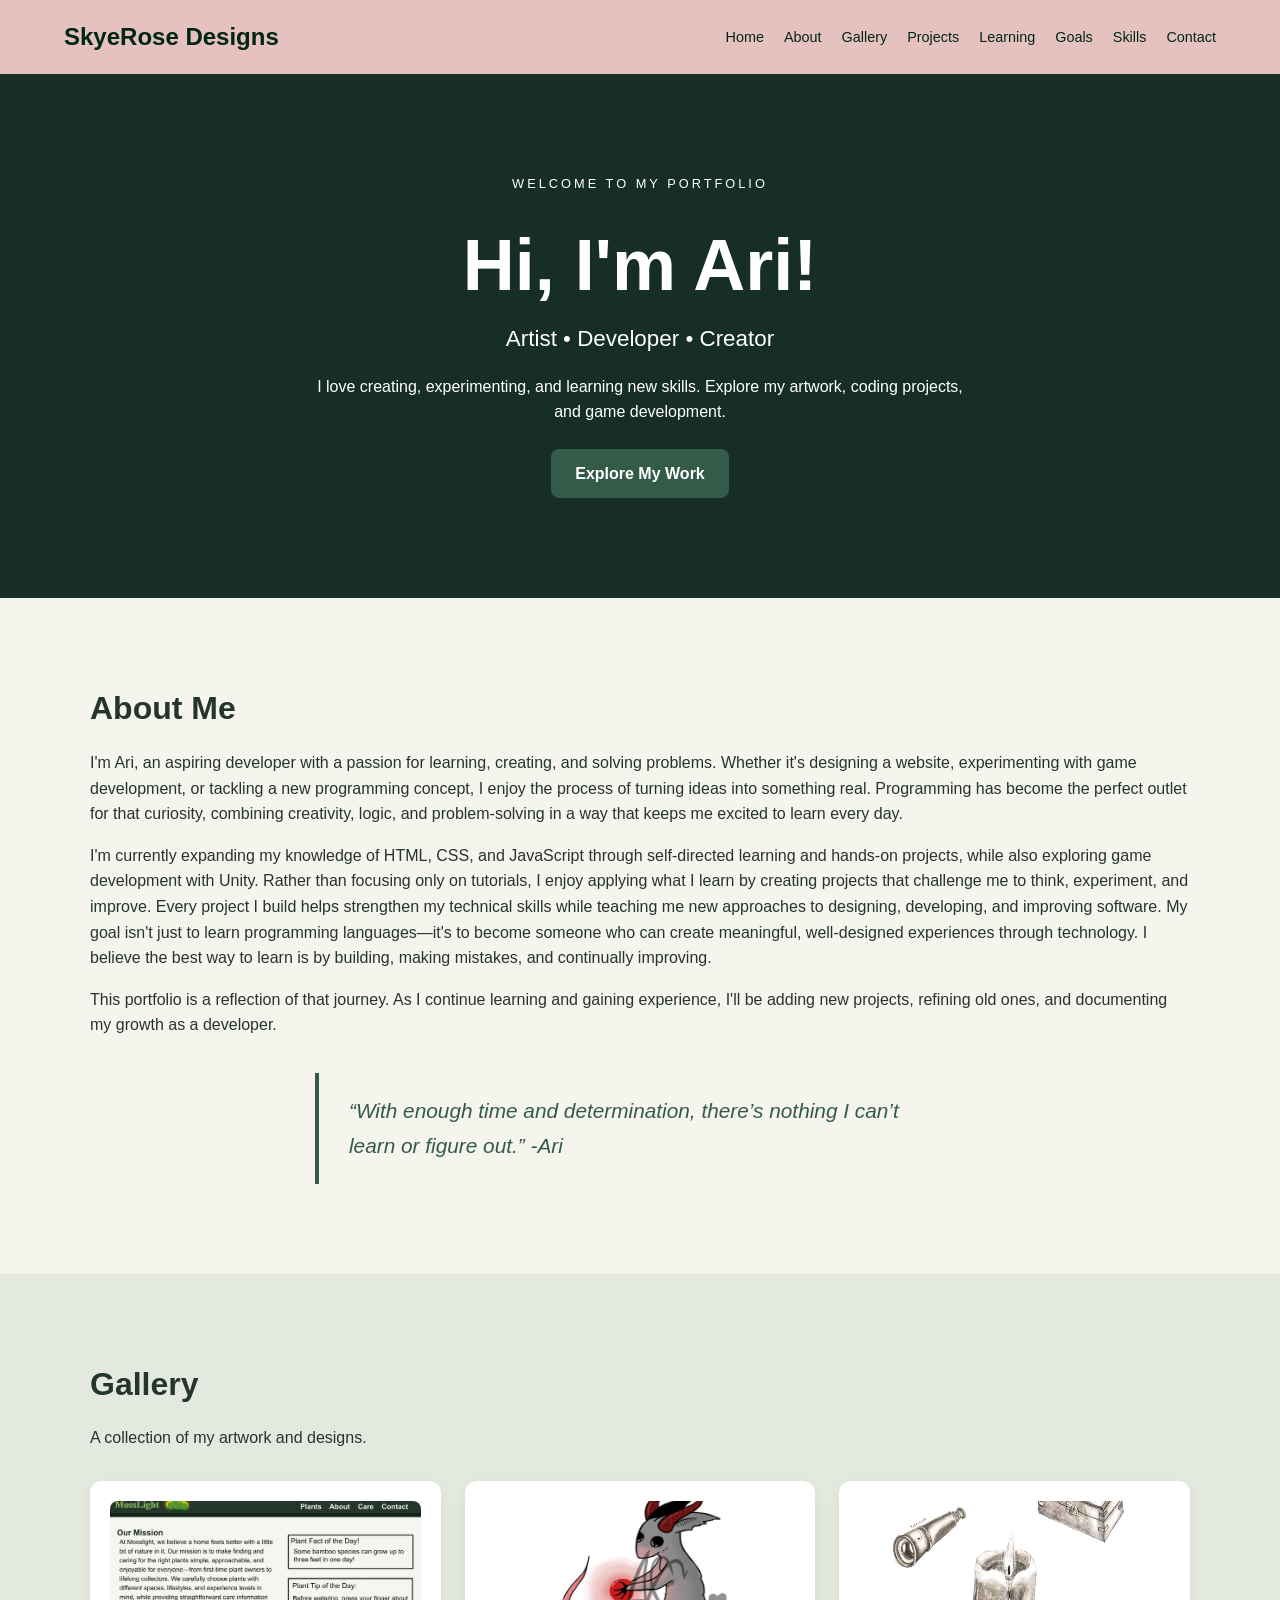
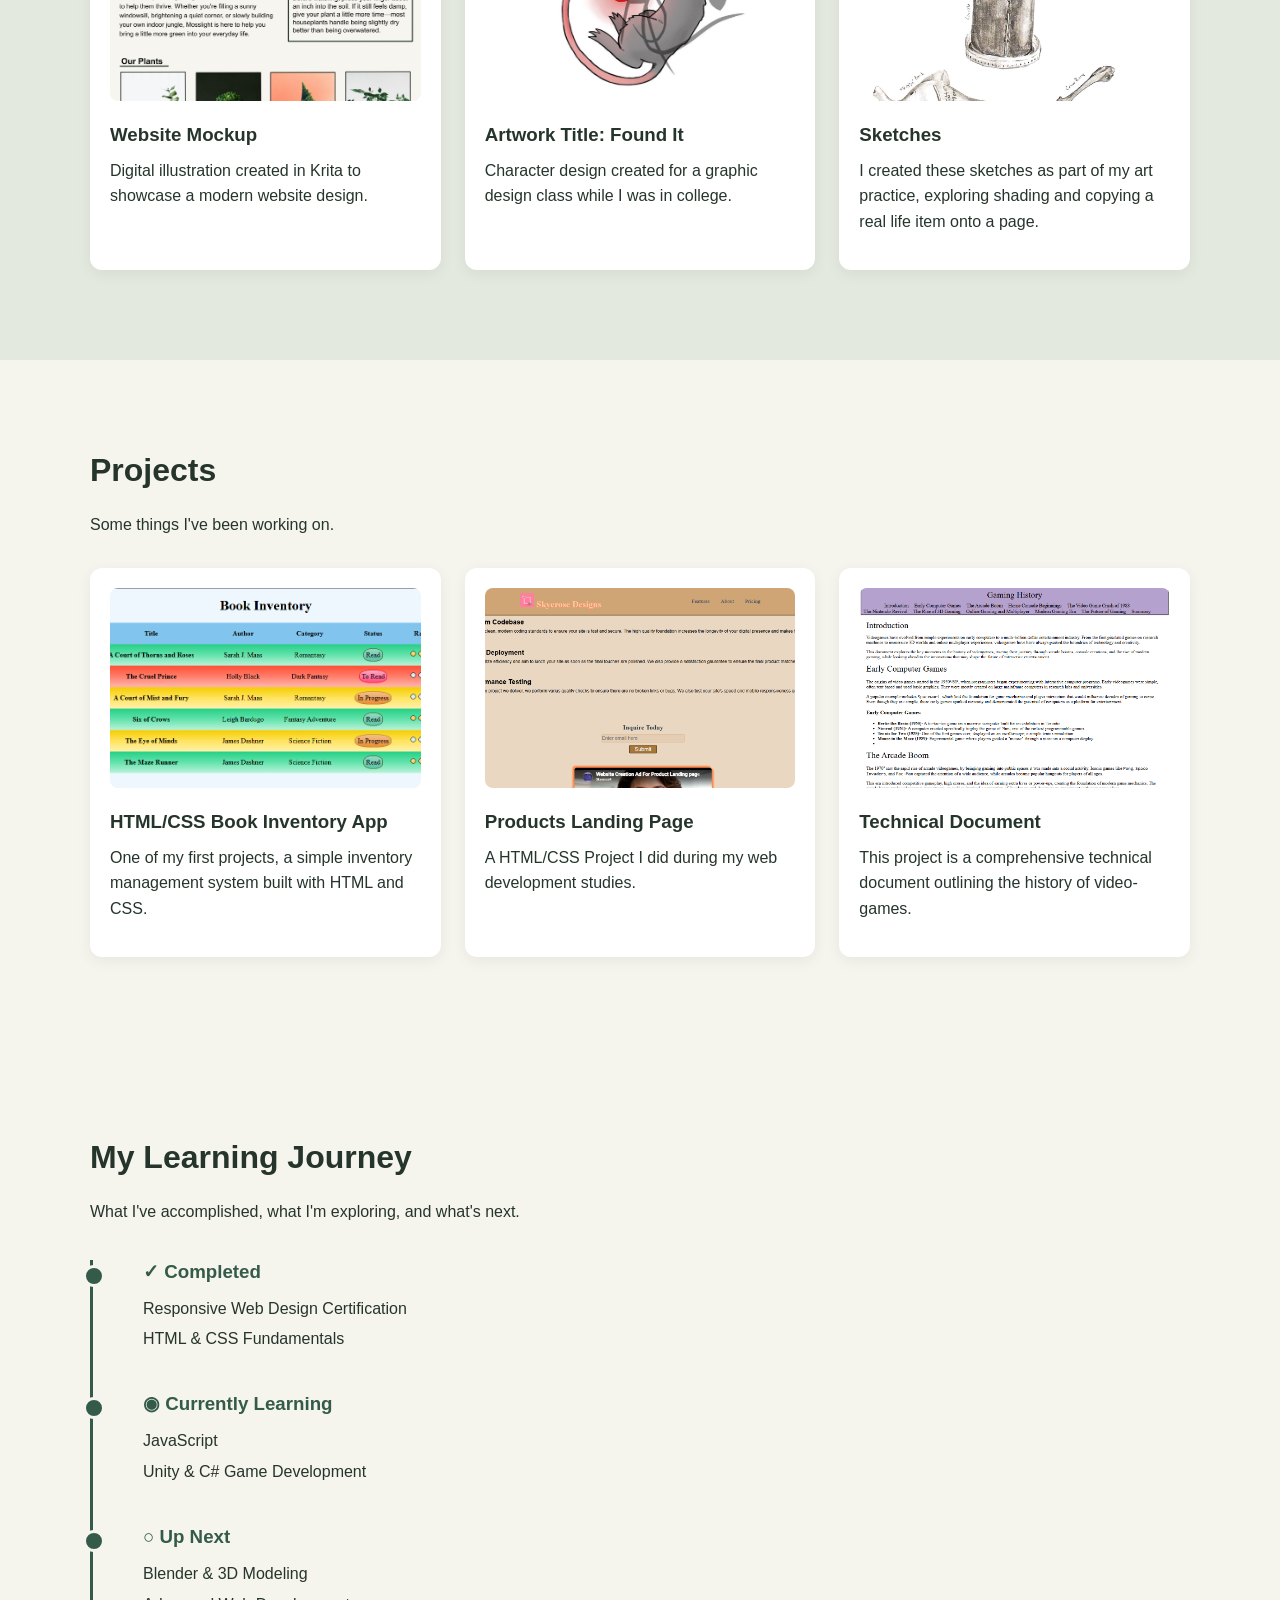
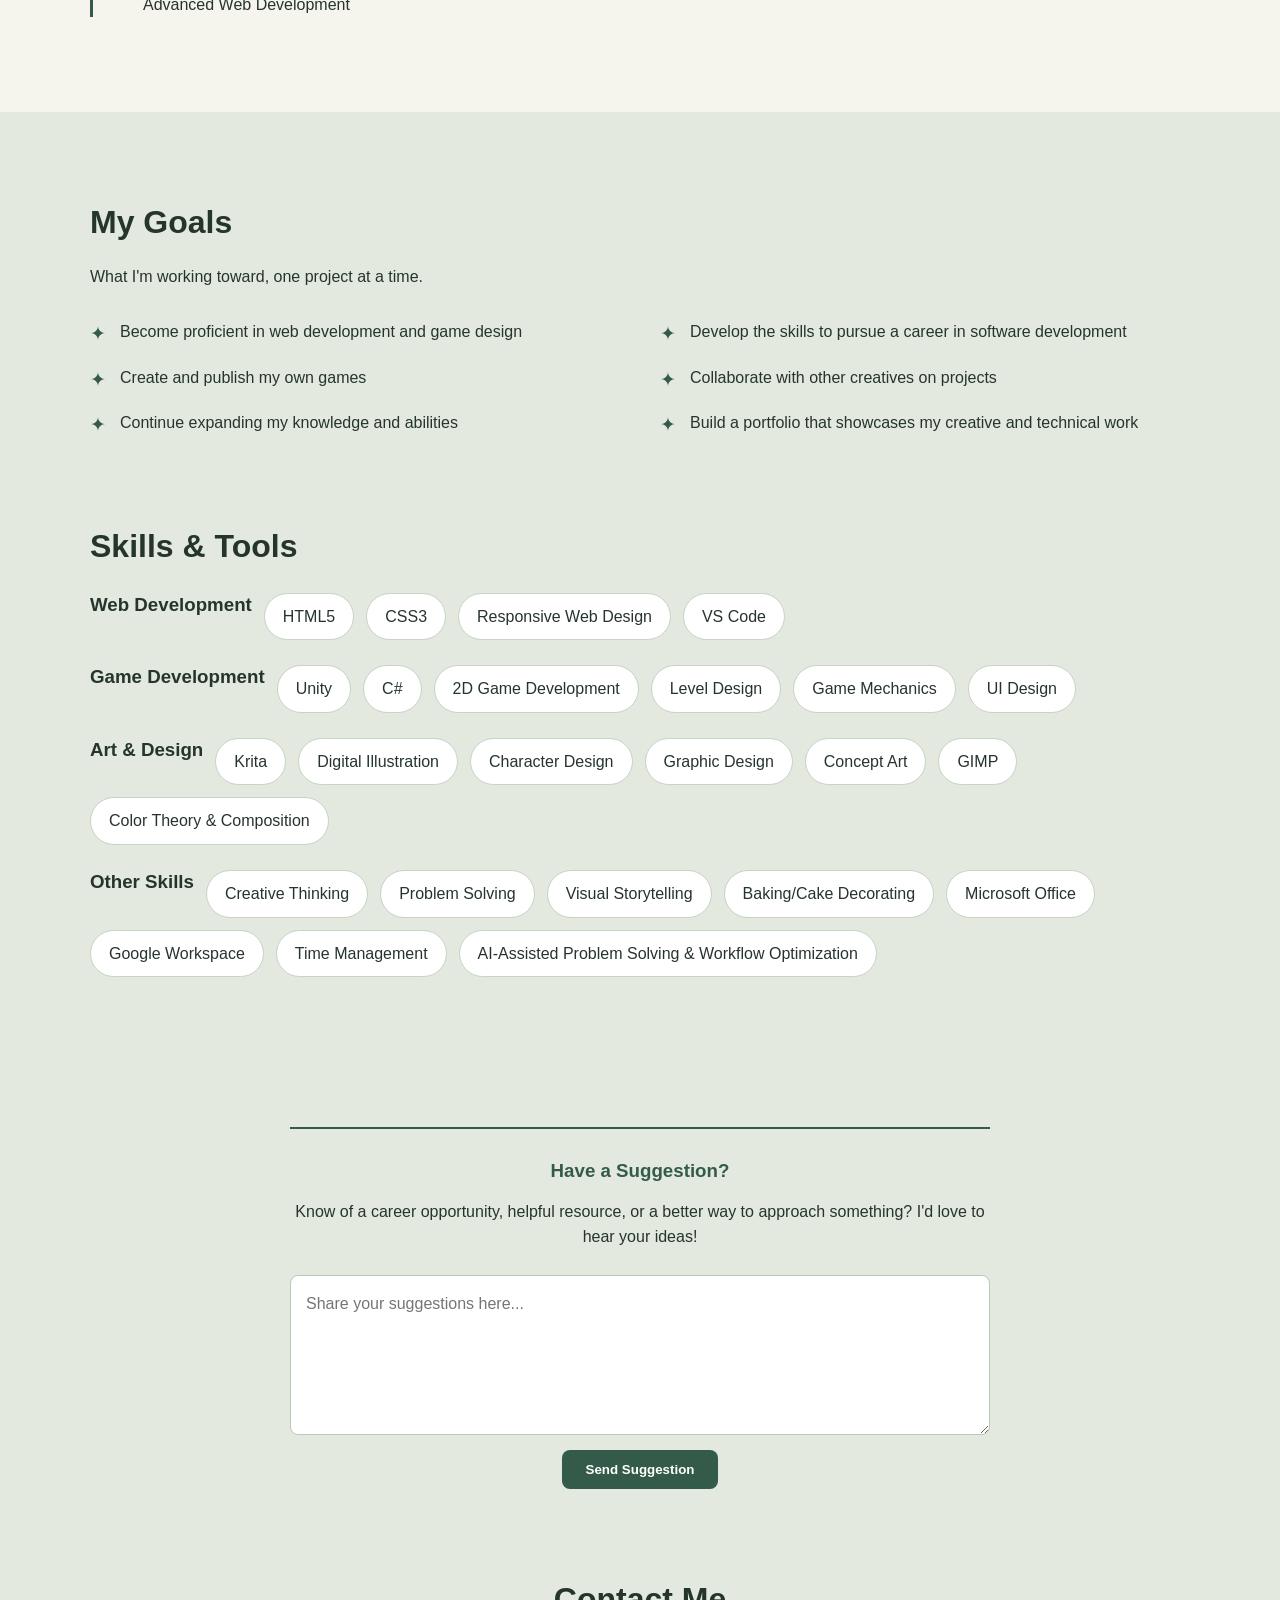
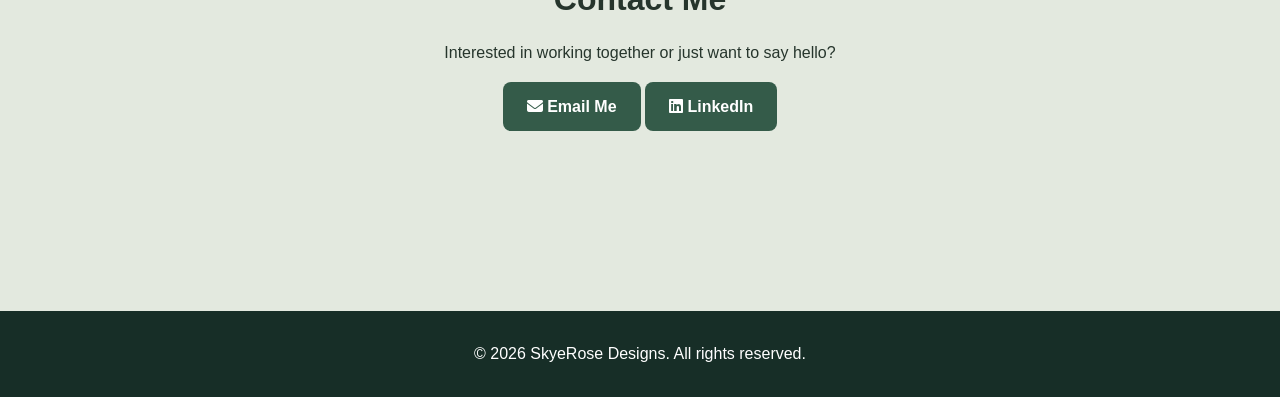
<file: index.html>
<!DOCTYPE html>
<html lang="en">
<head>
  <meta charset="UTF-8">
  <meta name="viewport" content="width=device-width, initial-scale=1.0">
  <title>Ari | Creative Portfolio</title>
  <link rel="stylesheet" href="PersonalPortfolioStyles.css">
  <link rel="stylesheet" href="https://cdnjs.cloudflare.com/ajax/libs/font-awesome/6.7.2/css/all.min.css">
</head>
<body>

  <!-- NAVIGATION -->
  <header>
    <nav class="navbar">
      <a href="#home" class="logo">SkyeRose Designs</a>

      <div class="nav-links">
        <a href="#home">Home</a>
        <a href="#about">About</a>
        <a href="#gallery">Gallery</a>
        <a href="#projects">Projects</a>
        <a href="#learning">Learning</a>
        <a href="#goals">Goals</a>
        <a href="#skills">Skills</a>
        <a href="#contact">Contact</a>
      </div>
    </nav>
  </header>

  <main>

    <!-- HOME -->
    <section id="home" class="hero">
      <div class="container">
        <p class="eyebrow">Welcome to my portfolio</p>
        <h1>Hi, I'm Ari!</h1>
        <h2>Artist • Developer • Creator</h2>
        <p>
          I love creating, experimenting, and learning new skills.
          Explore my artwork, coding projects, and game development.
        </p>
        <a href="#projects" class="button">Explore My Work</a>
      </div>
    </section>

    <!-- ABOUT -->
    <section id="about" class="section">
      <div class="container">
        <h2>About Me</h2>
        <p>I'm Ari, an aspiring developer with a passion for learning, creating, and solving problems.
        Whether it's designing a website, experimenting with game development, or tackling a new programming concept,
        I enjoy the process of turning ideas into something real. Programming has become the perfect outlet for that curiosity,
        combining creativity, logic, and problem-solving in a way that keeps me excited to learn every day.</p>
        <p>I'm currently expanding my knowledge of HTML, CSS, and JavaScript through self-directed learning and hands-on projects,
          while also exploring game development with Unity. Rather than focusing only on tutorials, I enjoy applying what I learn by creating projects
          that challenge me to think, experiment, and improve. Every project I build helps strengthen my technical skills while teaching me new approaches
          to designing, developing, and improving software. My goal isn't just to learn programming languages—it's to become someone who can create meaningful,
          well-designed experiences through technology.
          I believe the best way to learn is by building, making mistakes, and continually improving.</p>
          <p>This portfolio is a reflection of that journey. As I continue learning and gaining experience, I'll be adding new projects, refining old ones,
            and documenting my growth as a developer.</p>

      </div>
      
<blockquote class="personal-motto">
  “With enough time and determination, 
  there’s nothing I can’t learn or figure out.”
  -Ari
</blockquote>

    </section>

    <!-- GALLERY -->
    <section id="gallery" class="section alternate">
      <div class="container">
        <h2>Gallery</h2>
        <p>A collection of my artwork and designs.</p>

        <div class="card-grid">
          <div class="card">
            <img src="./PortfolioPhotos/WebsiteMockup.png" alt="Website Mockup" class="project-image expandable">
            <h3>Website Mockup</h3>
            <p>Digital illustration created in Krita to showcase a modern website design.</p>
          </div>

          <div class="card">
            <img src="./PortfolioPhotos/HellRatSchool.png" alt="Rat Creature with horns holding a glowing orb." class="project-image expandable">
            <h3>Artwork Title: Found It</h3>
            <p>Character design created for a graphic design class while I was in college.</p>
          </div>

          <div class="card">
            <img src="./PortfolioPhotos/ScannedSketches.png" alt="Scanned sketches of various items around the house." class="project-image expandable">
            <h3>Sketches</h3>
            <p>I created these sketches as part of my art practice, exploring shading and copying a real life item onto a page.</p>
          </div>
        </div>
      </div>
    </section>

    <!-- PROJECTS -->
    <section id="projects" class="section">
      <div class="container">
        <h2>Projects</h2>
        <p>Some things I've been working on.</p>

        <div class="card-grid">
          <article class="card">
            <img src="./PortfolioPhotos/SimpleBookInventoryApp.png" alt="Playing Cards Project" class="project-image expandable">
            <h3>HTML/CSS Book Inventory App</h3>
            <p>One of my first projects, a simple inventory management system built with HTML and CSS.</p>
          </article>

          <article class="card">
            <img src="./PortfolioPhotos/ProductLandingPageimg.png" alt="Product Landing Page Project" class="project-image expandable">
            <h3>Products Landing Page</h3>
            <p>A HTML/CSS Project I did during my web development studies.</p>
          </article>

          <article class="card">
            <img src="./PortfolioPhotos/TechnicalDocument.png" alt="Technical Document Project" class="project-image expandable">
            <h3>Technical Document</h3>
            <p>This project is a comprehensive technical document outlining the history of video-games.</p>
          </article>
        </div>
      </div>
    </section>

     <!-- FEATURED GAME -->
      <!-- Replace game-placeholder with your Unity WebGL embed later -->
      <!--
    <section class="game-section">
      <div class="container">
        <h2>Featured Game</h2>
        <p>Duck Duck, GOOSE! — My Unity game project.</p>

        <div class="game-container">
          
          <div class="game-placeholder">
            <h3>Duck Duck, GOOSE!</h3>
            <p>Playable game coming soon!</p>
          </div>
        </div>
      </div>
    </section>
  -->
    

    <!-- LEARNING -->
  
<section id="learning" class="section">
  <div class="container">
    <h2>My Learning Journey</h2>
    <p>What I've accomplished, what I'm exploring, and what's next.</p>

    <div class="learning-timeline">
      <div class="learning-stage">
        <h3>✓ Completed</h3>
        <p>Responsive Web Design Certification</p>
        <p>HTML & CSS Fundamentals</p>
        <p></p>
      </div>

      <div class="learning-stage">
        <h3>◉ Currently Learning</h3>
        <p>JavaScript</p>
        <p>Unity & C# Game Development</p>
      </div>

      <div class="learning-stage">
        <h3>○ Up Next</h3>
        <p>Blender & 3D Modeling</p>
        <p>Advanced Web Development</p>
      </div>
    </div>
  </div>
</section>


    <!-- GOALS -->
    <section id="goals" class="section alternate">
      <div class="container">
        <h2>My Goals</h2>
    <p>What I'm working toward, one project at a time.</p>

    <ul class="goals-list">
      <li>Become proficient in web development and game design</li>
      <li>Develop the skills to pursue a career in software development</li>
      <li>Create and publish my own games</li>
      <li>Collaborate with other creatives on projects</li>
      <li>Continue expanding my knowledge and abilities</li>
      <li>Build a portfolio that showcases my creative and technical work</li>
    </ul>
      </div>

      <!-- SKILLS -->
    <section id="skills" class="section alternate">
      <div class="container">
        <h2>Skills & Tools</h2>

        <div class="skills-list">
          <h3>Web Development</h3>
          <span>HTML5</span>
          <span>CSS3</span>
          <span>Responsive Web Design</span>
          <span>VS Code</span>
        </div>

        <div class="skills-list">
          <h3>Game Development</h3>
          <span>Unity</span>
          <span>C#</span>
          <span>2D Game Development</span>
          <span>Level Design</span>
          <span>Game Mechanics</span>
          <span>UI Design</span>
        </div>

        <div class="skills-list">
          <h3>Art & Design</h3>
          <span>Krita</span>
          <span>Digital Illustration</span>
          <span>Character Design</span>
          <span>Graphic Design</span>
          <span>Concept Art</span>
          <span>GIMP</span>
          <span>Color Theory & Composition</span>
        </div>

        <div class="skills-list">
          <h3>Other Skills</h3>
          <span>Creative Thinking</span>
          <span>Problem Solving</span>
          <span>Visual Storytelling</span>
          <span>Baking/Cake Decorating</span>
          <span>Microsoft Office</span>
          <span>Google Workspace</span>
          <span>Time Management</span>
          <span>AI-Assisted Problem Solving & Workflow Optimization</span>
        </div>
      </div>
    </section>

    <!-- SUGGESTIONS -->
  <div class="suggestion-box">
  <h3>Have a Suggestion?</h3>
  <p>
    Know of a career opportunity, helpful resource, or a better
    way to approach something? I'd love to hear your ideas!
  </p>

  <form action="https://formspree.io/f/xyeejvwo" method="POST">
    <textarea
      name="suggestion"
      placeholder="Share your suggestions here..."
      rows="5"
      maxlength="2000"
      required
    ></textarea>

    <button type="submit" class="button">
      Send Suggestion
    </button>
  </form>
</div>

    <!-- CONTACT -->
    <section id="contact" class="section">
      <div class="container contact">
        <h2>Contact Me</h2>
        <p>Interested in working together or just want to say hello?</p>
        
        <a href="mailto:ariannecascaddan@gmail.com" class="button">
    <i class="fa-solid fa-envelope"></i> Email Me
  </a>

  <a href="https://www.linkedin.com/in/arianne-cascaddan-77386b294"
   target="_blank"
   rel="noopener noreferrer"
   class="button">
  <i class="fa-brands fa-linkedin"></i> LinkedIn
</a>
      </div>
    </section>

  </main>

  <!-- FOOTER -->
  <footer>
    <p>© 2026 SkyeRose Designs. All rights reserved.</p>
  </footer>
<div id="lightbox" class="lightbox">
  <button id="close-lightbox" aria-label="Close image">&times;</button>
  <img id="lightbox-image" alt="">
</div>

<script>
  const lightbox = document.getElementById("lightbox");
  const lightboxImage = document.getElementById("lightbox-image");

  document.querySelectorAll(".expandable").forEach(image => {
    image.addEventListener("click", () => {
      lightboxImage.src = image.src;
      lightboxImage.alt = image.alt;
      lightbox.classList.add("active");
    });
  });

  function closeLightbox() {
    lightbox.classList.remove("active");
  }

  document.getElementById("close-lightbox")
    .addEventListener("click", closeLightbox);

  lightbox.addEventListener("click", event => {
    if (event.target === lightbox) closeLightbox();
  });

  document.addEventListener("keydown", event => {
    if (event.key === "Escape") closeLightbox();
  });
</script>
</body>
</html>
</file>
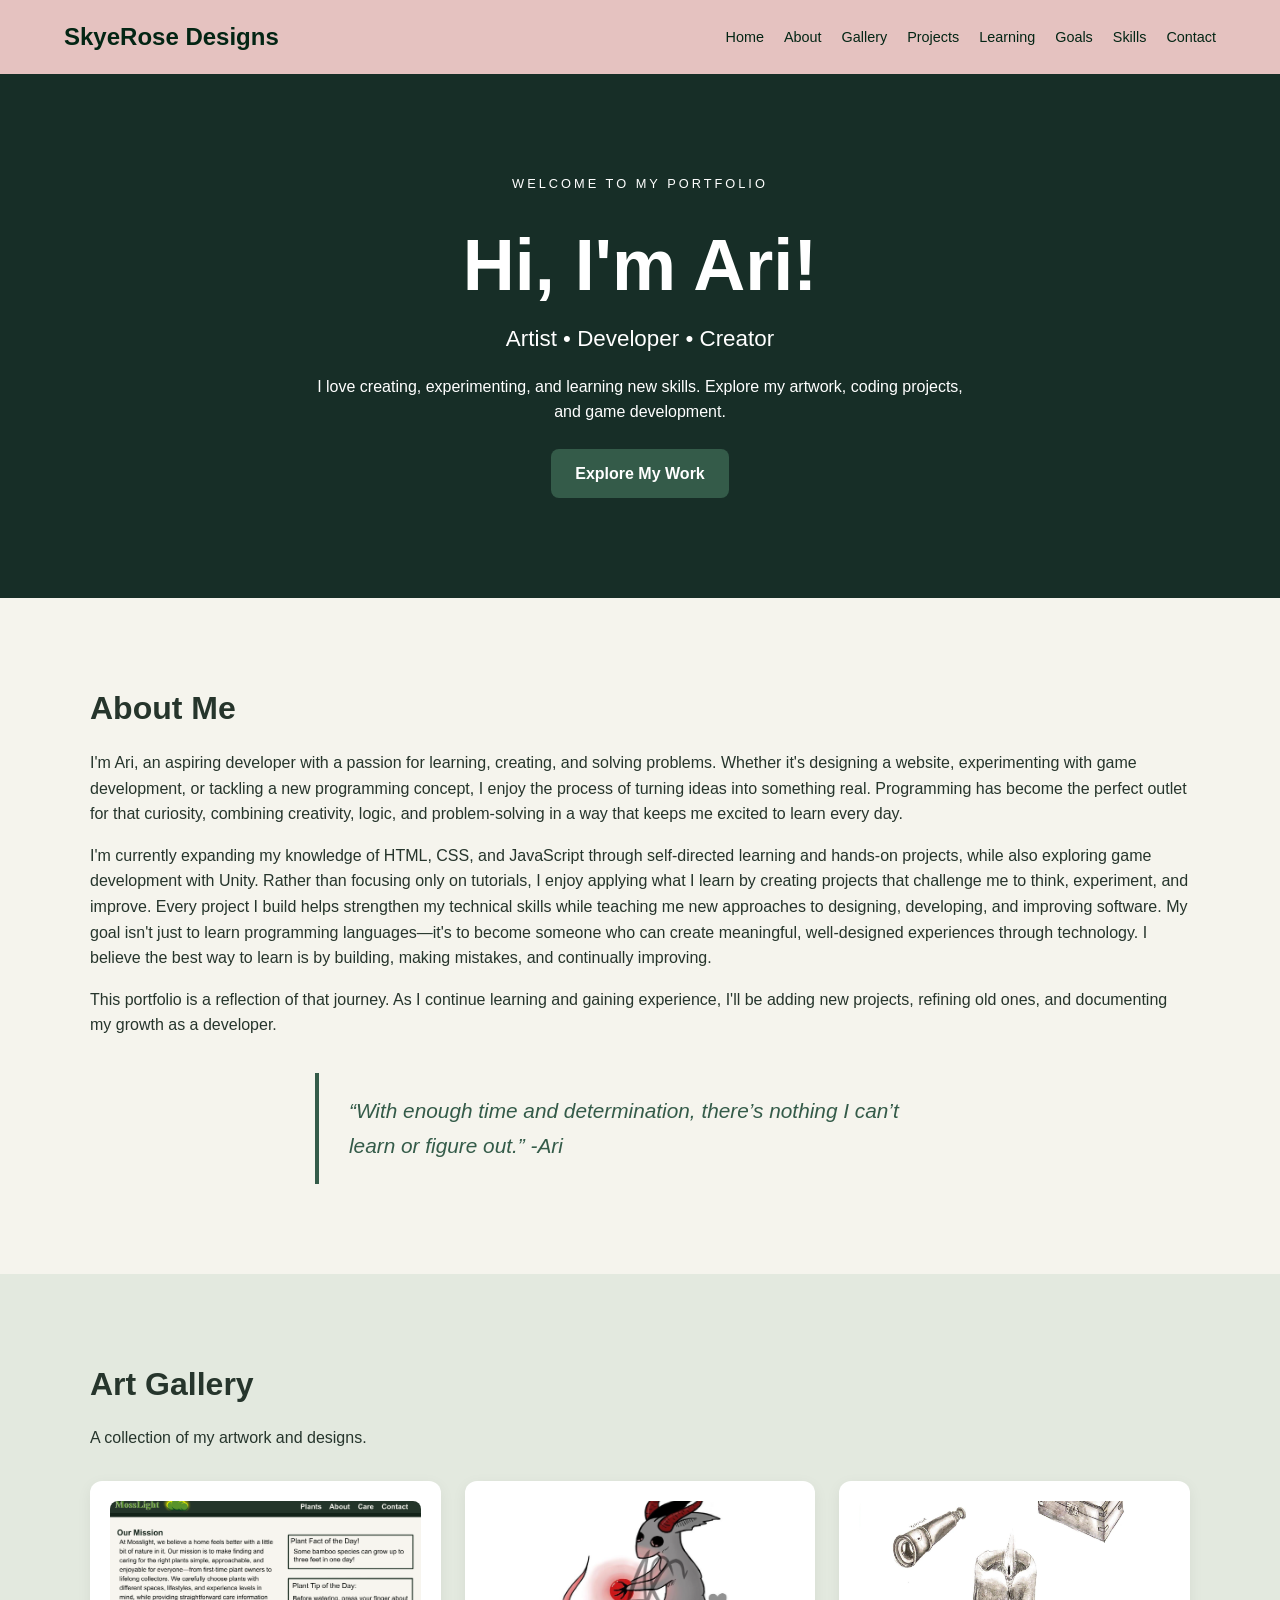
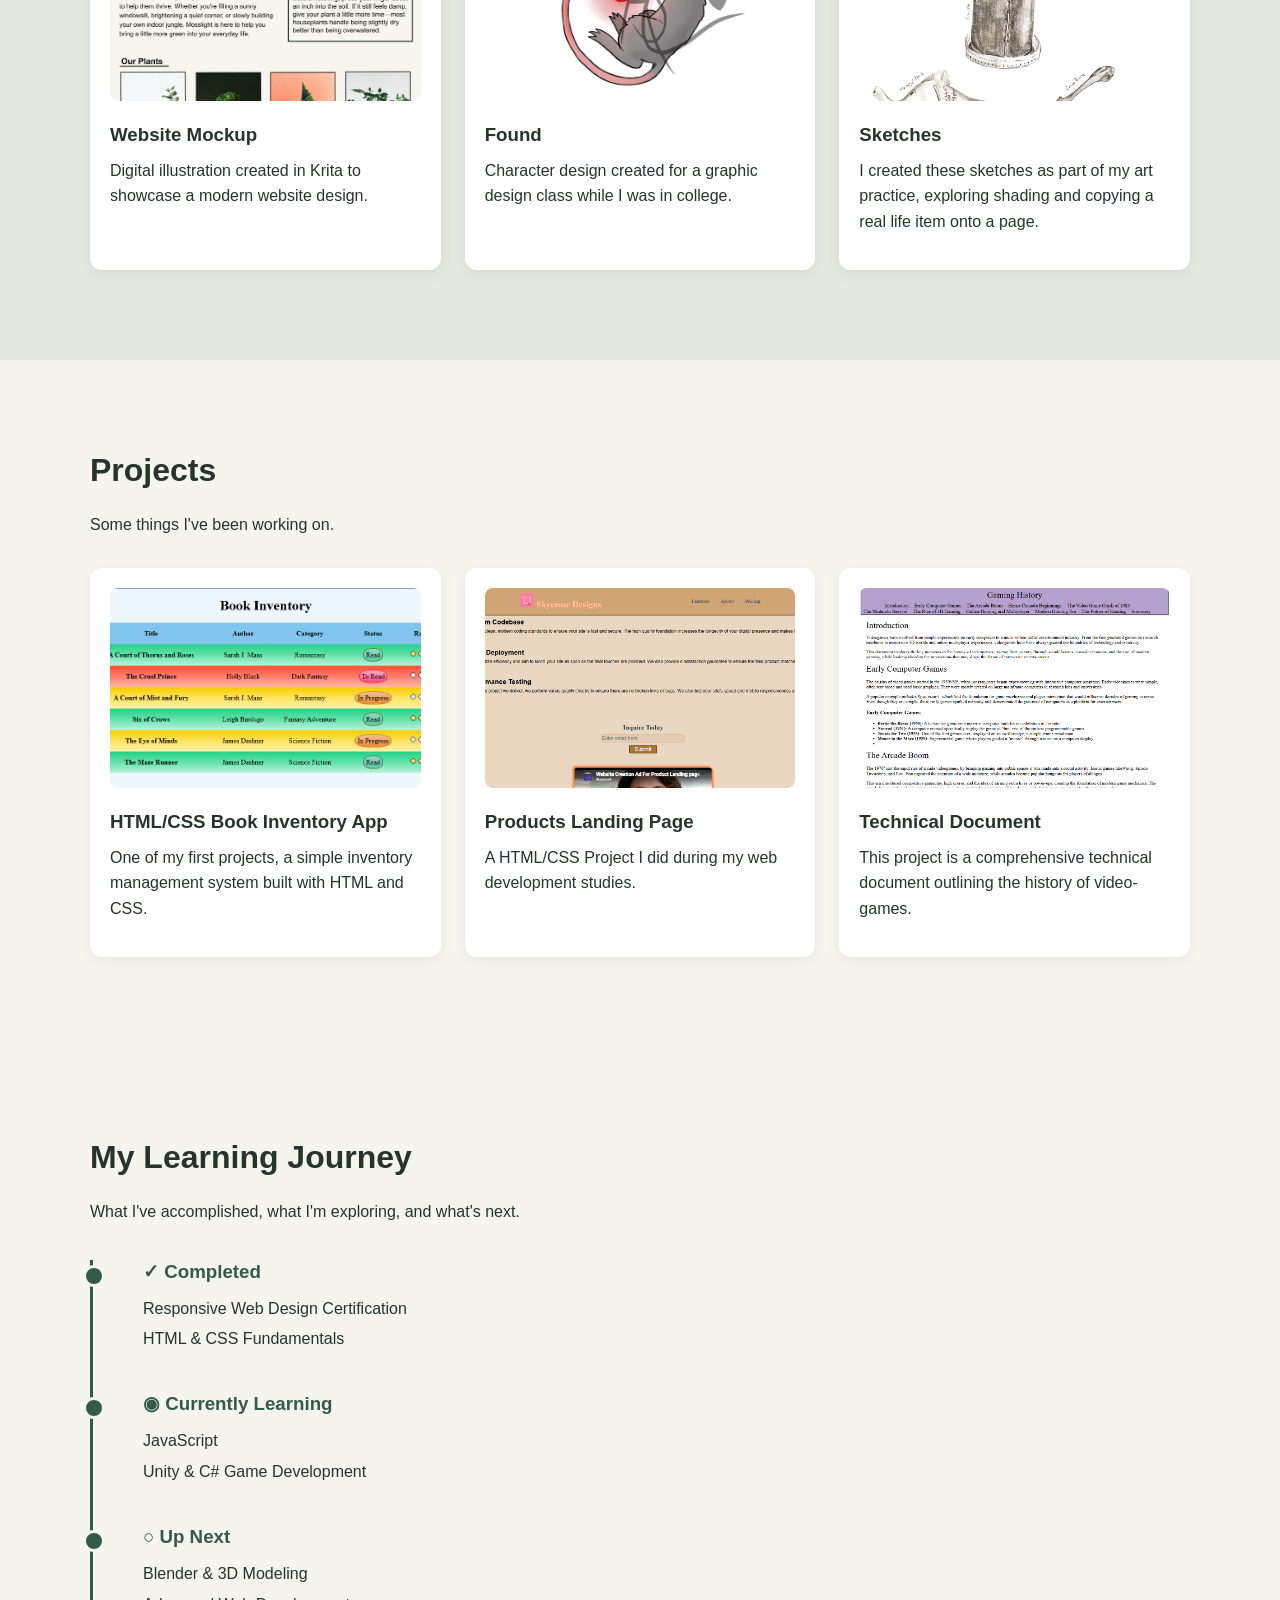
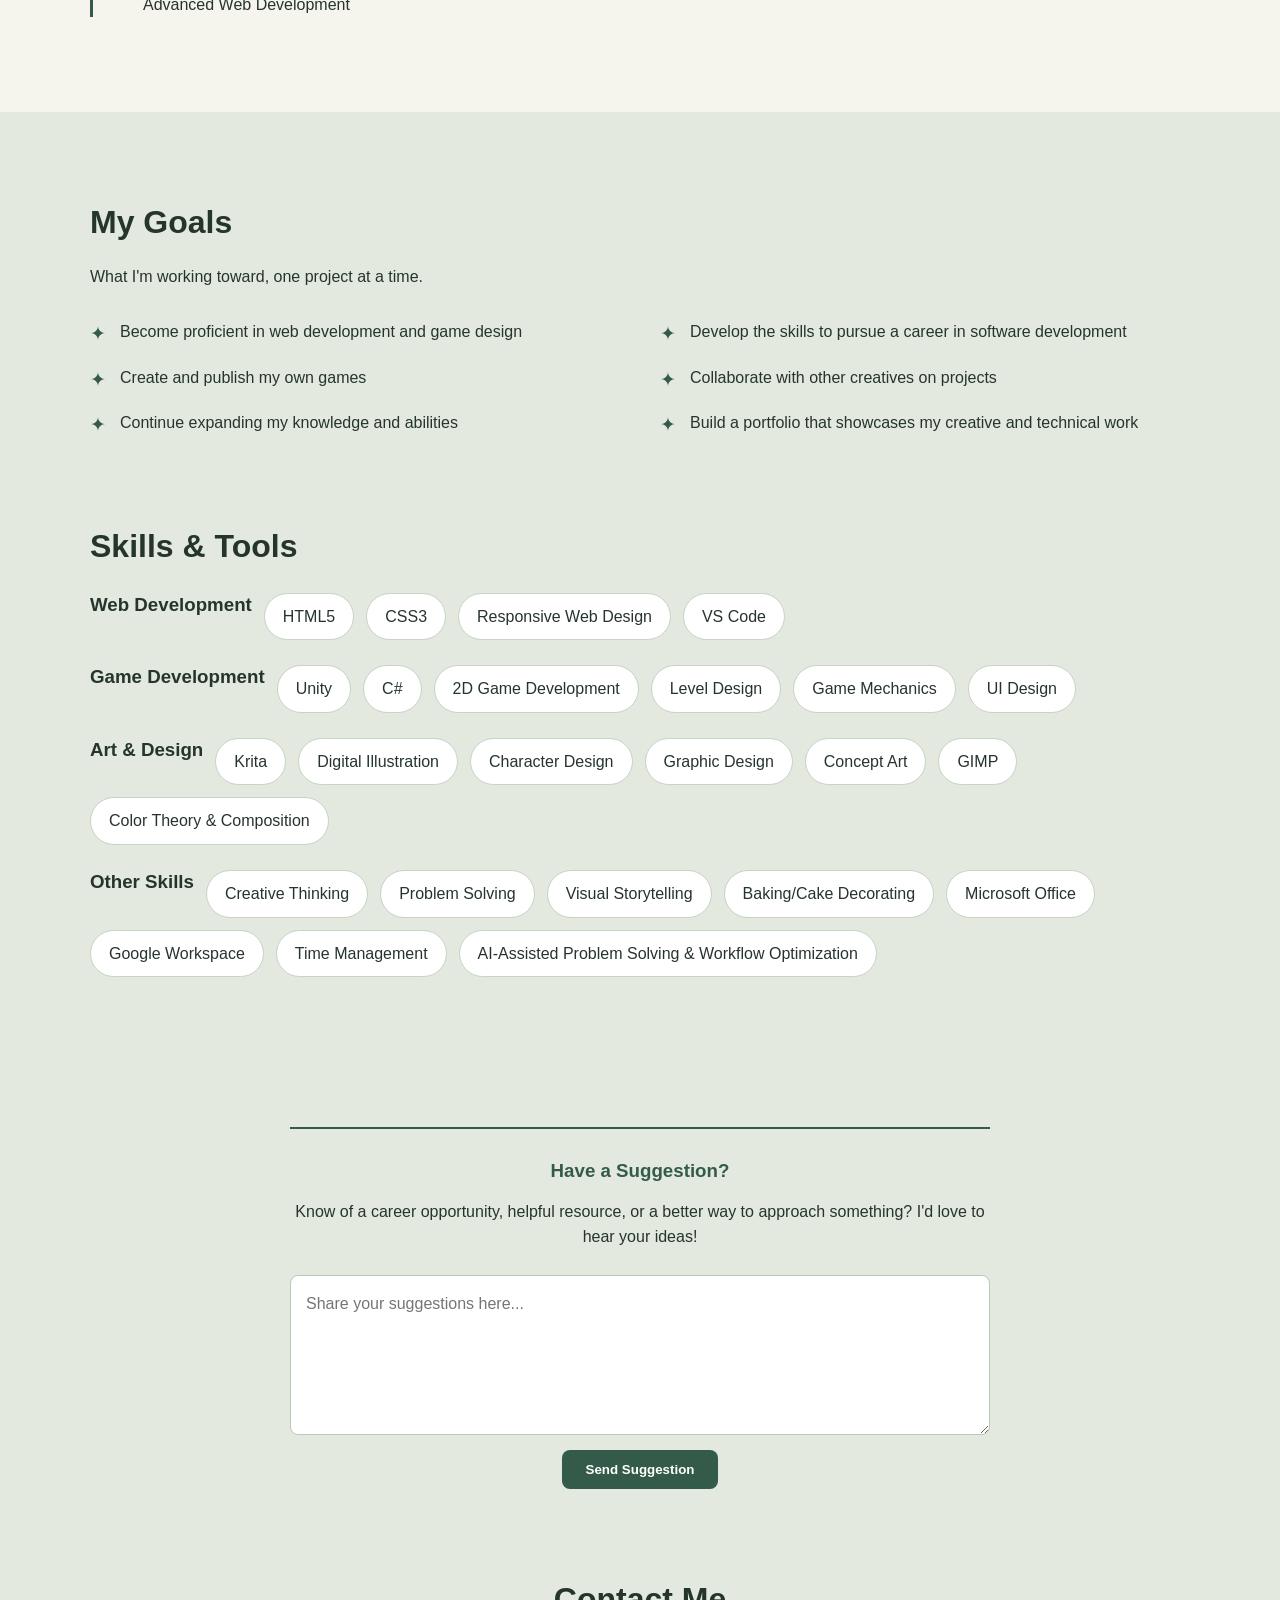
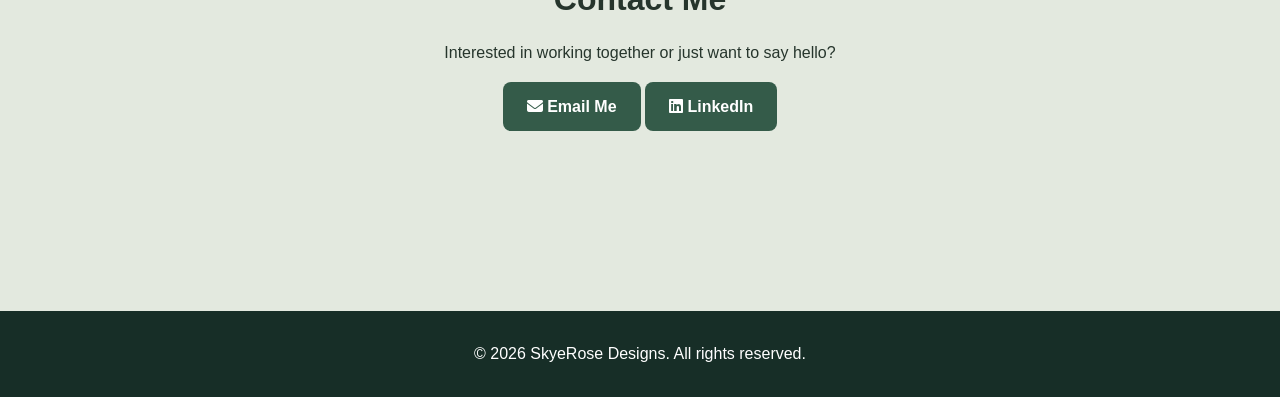
<file: PersonalPortfolio.html>
<!DOCTYPE html>
<html lang="en">
<head>
  <meta charset="UTF-8">
  <meta name="viewport" content="width=device-width, initial-scale=1.0">
  <title>Ari | Creative Portfolio</title>
  <link rel="stylesheet" href="PersonalPortfolioStyles.css">
  <link rel="stylesheet" href="https://cdnjs.cloudflare.com/ajax/libs/font-awesome/6.7.2/css/all.min.css">
</head>
<body>

  <!-- NAVIGATION -->
  <header>
    <nav class="navbar">
      <a href="#home" class="logo">SkyeRose Designs</a>

      <div class="nav-links">
        <a href="#home">Home</a>
        <a href="#about">About</a>
        <a href="#gallery">Gallery</a>
        <a href="#projects">Projects</a>
        <a href="#learning">Learning</a>
        <a href="#goals">Goals</a>
        <a href="#skills">Skills</a>
        <a href="#contact">Contact</a>
      </div>
    </nav>
  </header>

  <main>

    <!-- HOME -->
    <section id="home" class="hero">
      <div class="container">
        <p class="eyebrow">Welcome to my portfolio</p>
        <h1>Hi, I'm Ari!</h1>
        <h2>Artist • Developer • Creator</h2>
        <p>
          I love creating, experimenting, and learning new skills.
          Explore my artwork, coding projects, and game development.
        </p>
        <a href="#projects" class="button">Explore My Work</a>
      </div>
    </section>

    <!-- ABOUT -->
    <section id="about" class="section">
      <div class="container">
        <h2>About Me</h2>
        <p>I'm Ari, an aspiring developer with a passion for learning, creating, and solving problems.
        Whether it's designing a website, experimenting with game development, or tackling a new programming concept,
        I enjoy the process of turning ideas into something real. Programming has become the perfect outlet for that curiosity,
        combining creativity, logic, and problem-solving in a way that keeps me excited to learn every day.</p>
        <p>I'm currently expanding my knowledge of HTML, CSS, and JavaScript through self-directed learning and hands-on projects,
          while also exploring game development with Unity. Rather than focusing only on tutorials, I enjoy applying what I learn by creating projects
          that challenge me to think, experiment, and improve. Every project I build helps strengthen my technical skills while teaching me new approaches
          to designing, developing, and improving software. My goal isn't just to learn programming languages—it's to become someone who can create meaningful,
          well-designed experiences through technology.
          I believe the best way to learn is by building, making mistakes, and continually improving.</p>
          <p>This portfolio is a reflection of that journey. As I continue learning and gaining experience, I'll be adding new projects, refining old ones,
            and documenting my growth as a developer.</p>

      </div>
      
<blockquote class="personal-motto">
  “With enough time and determination, 
  there’s nothing I can’t learn or figure out.”
  -Ari
</blockquote>

    </section>

    <!-- GALLERY -->
    <section id="gallery" class="section alternate">
      <div class="container">
        <h2>Art Gallery</h2>
        <p>A collection of my artwork and designs.</p>

        <div class="card-grid">
          <div class="card">
            <img src="./PortfolioPhotos/WebsiteMockup.png" alt="Website Mockup" class="project-image expandable">
            <h3>Website Mockup</h3>
            <p>Digital illustration created in Krita to showcase a modern website design.</p>
          </div>

          <div class="card">
            <img src="./PortfolioPhotos/HellRatSchool.png" alt="Rat Creature with horns holding a glowing orb." class="project-image expandable">
            <h3>Found</h3>
            <p>Character design created for a graphic design class while I was in college.</p>
          </div>

          <div class="card">
            <img src="./PortfolioPhotos/ScannedSketches.png" alt="Scanned sketches of various items around the house." class="project-image expandable">
            <h3>Sketches</h3>
            <p>I created these sketches as part of my art practice, exploring shading and copying a real life item onto a page.</p>
          </div>
        </div>
      </div>
    </section>

    <!-- PROJECTS -->
    <section id="projects" class="section">
      <div class="container">
        <h2>Projects</h2>
        <p>Some things I've been working on.</p>

        <div class="card-grid">
          <article class="card">
            <img src="./PortfolioPhotos/SimpleBookInventoryApp.png" alt="Playing Cards Project" class="project-image expandable">
            <h3>HTML/CSS Book Inventory App</h3>
            <p>One of my first projects, a simple inventory management system built with HTML and CSS.</p>
          </article>

          <article class="card">
            <img src="./PortfolioPhotos/ProductLandingPageimg.png" alt="Product Landing Page Project" class="project-image expandable">
            <h3>Products Landing Page</h3>
            <p>A HTML/CSS Project I did during my web development studies.</p>
          </article>

          <article class="card">
            <img src="./PortfolioPhotos/TechnicalDocument.png" alt="Technical Document Project" class="project-image expandable">
            <h3>Technical Document</h3>
            <p>This project is a comprehensive technical document outlining the history of video-games.</p>
          </article>
        </div>
      </div>
    </section>

     <!-- FEATURED GAME -->
      <!-- Replace game-placeholder with your Unity WebGL embed later -->
      <!--
    <section class="game-section">
      <div class="container">
        <h2>Featured Game</h2>
        <p>Duck Duck, GOOSE! — My Unity game project.</p>

        <div class="game-container">
          
          <div class="game-placeholder">
            <h3>Duck Duck, GOOSE!</h3>
            <p>Playable game coming soon!</p>
          </div>
        </div>
      </div>
    </section>
  -->
    

    <!-- LEARNING -->
  
<section id="learning" class="section">
  <div class="container">
    <h2>My Learning Journey</h2>
    <p>What I've accomplished, what I'm exploring, and what's next.</p>

    <div class="learning-timeline">
      <div class="learning-stage">
        <h3>✓ Completed</h3>
        <p>Responsive Web Design Certification</p>
        <p>HTML & CSS Fundamentals</p>
        <p></p>
      </div>

      <div class="learning-stage">
        <h3>◉ Currently Learning</h3>
        <p>JavaScript</p>
        <p>Unity & C# Game Development</p>
      </div>

      <div class="learning-stage">
        <h3>○ Up Next</h3>
        <p>Blender & 3D Modeling</p>
        <p>Advanced Web Development</p>
      </div>
    </div>
  </div>
</section>


    <!-- GOALS -->
    <section id="goals" class="section alternate">
      <div class="container">
        <h2>My Goals</h2>
    <p>What I'm working toward, one project at a time.</p>

    <ul class="goals-list">
      <li>Become proficient in web development and game design</li>
      <li>Develop the skills to pursue a career in software development</li>
      <li>Create and publish my own games</li>
      <li>Collaborate with other creatives on projects</li>
      <li>Continue expanding my knowledge and abilities</li>
      <li>Build a portfolio that showcases my creative and technical work</li>
    </ul>
      </div>

      <!-- SKILLS -->
    <section id="skills" class="section alternate">
      <div class="container">
        <h2>Skills & Tools</h2>

        <div class="skills-list">
          <h3>Web Development</h3>
          <span>HTML5</span>
          <span>CSS3</span>
          <span>Responsive Web Design</span>
          <span>VS Code</span>
        </div>

        <div class="skills-list">
          <h3>Game Development</h3>
          <span>Unity</span>
          <span>C#</span>
          <span>2D Game Development</span>
          <span>Level Design</span>
          <span>Game Mechanics</span>
          <span>UI Design</span>
        </div>

        <div class="skills-list">
          <h3>Art & Design</h3>
          <span>Krita</span>
          <span>Digital Illustration</span>
          <span>Character Design</span>
          <span>Graphic Design</span>
          <span>Concept Art</span>
          <span>GIMP</span>
          <span>Color Theory & Composition</span>
        </div>

        <div class="skills-list">
          <h3>Other Skills</h3>
          <span>Creative Thinking</span>
          <span>Problem Solving</span>
          <span>Visual Storytelling</span>
          <span>Baking/Cake Decorating</span>
          <span>Microsoft Office</span>
          <span>Google Workspace</span>
          <span>Time Management</span>
          <span>AI-Assisted Problem Solving & Workflow Optimization</span>
        </div>
      </div>
    </section>

    <!-- SUGGESTIONS -->
  <div class="suggestion-box">
  <h3>Have a Suggestion?</h3>
  <p>
    Know of a career opportunity, helpful resource, or a better
    way to approach something? I'd love to hear your ideas!
  </p>

  <form action="https://formspree.io/f/xyeejvwo" method="POST">
    <textarea
      name="suggestion"
      placeholder="Share your suggestions here..."
      rows="5"
      maxlength="2000"
      required
    ></textarea>

    <button type="submit" class="button">
      Send Suggestion
    </button>
  </form>
</div>

    <!-- CONTACT -->
    <section id="contact" class="section">
      <div class="container contact">
        <h2>Contact Me</h2>
        <p>Interested in working together or just want to say hello?</p>

        <!-- Replace with your actual email -->
        <a href="mailto:ariannecascaddan@gmail.com" class="button">
    <i class="fa-solid fa-envelope"></i> Email Me
  </a>

  <a href="www.linkedin.com/in/arianne-cascaddan-77386b294" target="_blank" rel="noopener noreferrer" class="button">
    <i class="fa-brands fa-linkedin"></i> LinkedIn
  </a>
      </div>
    </section>

  </main>

  <!-- FOOTER -->
  <footer>
    <p>© 2026 SkyeRose Designs. All rights reserved.</p>
  </footer>
<div id="lightbox" class="lightbox">
  <button id="close-lightbox" aria-label="Close image">&times;</button>
  <img id="lightbox-image" alt="">
</div>

<script>
  const lightbox = document.getElementById("lightbox");
  const lightboxImage = document.getElementById("lightbox-image");

  document.querySelectorAll(".expandable").forEach(image => {
    image.addEventListener("click", () => {
      lightboxImage.src = image.src;
      lightboxImage.alt = image.alt;
      lightbox.classList.add("active");
    });
  });

  function closeLightbox() {
    lightbox.classList.remove("active");
  }

  document.getElementById("close-lightbox")
    .addEventListener("click", closeLightbox);

  lightbox.addEventListener("click", event => {
    if (event.target === lightbox) closeLightbox();
  });

  document.addEventListener("keydown", event => {
    if (event.key === "Escape") closeLightbox();
  });
</script>
</body>
</html>
</file>
<file: PersonalPortfolioStyles.css>
/* GENERAL */
:root {
  --dark: #172e27;
  --green: #345b49;
  --light: #f5f4ed;
  --sage: #e3e9df;
  --text: #26352c;
}

* {
  margin: 0;
  padding: 0;
  box-sizing: border-box;
}

html {
  scroll-behavior: smooth;
  scroll-padding-top: 80px;
}

body {
  font-family: Arial, sans-serif;
  background: var(--light);
  color: var(--text);
  line-height: 1.6;
}

.container {
  width: 90%;
  max-width: 1100px;
  margin: auto;
}

h1, h2, h3 {
  line-height: 1.3;
}

h2 {
  font-size: 2rem;
  margin-bottom: 20px;
}

p {
  margin-bottom: 16px;
}

a {
  color: var(--green);
}

/* NAVIGATION */
header {
  position: sticky;
  top: 0;
  z-index: 100;
  background: var(--dark);
}

.navbar {
background-color: #E5C2C0;
  max-width: 1920px;
  margin: auto;
  padding: 18px 5%;
  display: flex;
  justify-content: space-between;
  align-items: center;
  gap: 20px;
}

.logo {
  color: #032514;
  font-size: 1.5rem;
  font-weight: bold;
  text-decoration: none;
}

.nav-links {
  display: flex;
  flex-wrap: wrap;
  gap: 20px;
}

.nav-links a {
  color: #032514;
  text-decoration: none;
  font-size: 0.9rem;
}

.nav-links a:hover {
  color: #b9d9bd;
}

/* BUTTONS */
.button {
  display: inline-block;
  padding: 12px 24px;
  background: var(--green);
  color: white;
  text-decoration: none;
  border-radius: 8px;
  font-weight: bold;
  transition: background 0.2s;
}

.button:hover {
  background: #47765e;
}

/*Blockquote*/

.personal-motto {
  margin: 35px auto 0;
  padding: 20px 30px;
  max-width: 650px;
  border-left: 4px solid var(--green);
  font-size: 1.3rem;
  font-style: italic;
  color: var(--green);
  line-height: 1.7;
}


/* HERO */
.hero {
  background: var(--dark);
  color: white;
  padding: 100px 0;
  text-align: center;
}

.hero h1 {
  font-size: clamp(2.5rem, 7vw, 4.5rem);
  margin-bottom: 12px;
}

.hero h2 {
  font-size: 1.4rem;
  font-weight: normal;
  margin-bottom: 20px;
}

.hero p {
  max-width: 650px;
  margin: 0 auto 24px;
}

.eyebrow {
  text-transform: uppercase;
  letter-spacing: 3px;
  font-size: 0.8rem;
}

/* GAME */
.game-section {
  background: var(--sage);
  padding: 70px 0;
  text-align: center;
}

.game-container {
  max-width: 900px;
  margin: 30px auto 0;
  aspect-ratio: 16 / 9;
  background: #1a2921;
  border-radius: 12px;
  overflow: hidden;
}

.game-placeholder {
  width: 100%;
  height: 100%;
  display: flex;
  flex-direction: column;
  align-items: center;
  justify-content: center;
  color: white;
}

.game-container iframe {
  width: 100%;
  height: 100%;
  border: none;
}

/* SECTIONS */
.section {
  padding: 90px 0;
}

.alternate {
  background: var(--sage);
}

/* CARDS */
.card-grid {
  display: grid;
  grid-template-columns: repeat(3, minmax(0, 1fr));
  gap: 24px;
  margin-top: 30px;
}

.card {
  background: white;
  padding: 20px;
  border-radius: 12px;
  box-shadow: 0 4px 15px rgba(0, 0, 0, 0.06);
}

.card h3 {
  margin: 15px 0 10px;
}

.image-placeholder {
  aspect-ratio: 4 / 3;
  background: #c7d7c9;
  border-radius: 8px;
  display: flex;
  align-items: center;
  justify-content: center;
  color: #345b49;
}

.project-image {
  width: 100%;
  height: 200px;
  object-fit: cover;
  border-radius: 8px;
}

.expandable {
  cursor: zoom-in;
}

.lightbox {
  display: none;
  position: fixed;
  inset: 0;
  background: rgba(0, 0, 0, 0.9);
  z-index: 9999;
  align-items: center;
  justify-content: center;
}

.lightbox.active {
  display: flex;
}

.lightbox img {
  max-width: 90%;
  max-height: 90vh;
  object-fit: contain;
}

#close-lightbox {
  position: absolute;
  top: 20px;
  right: 30px;
  font-size: 35px;
  color: white;
  background: none;
  border: none;
  cursor: pointer;
}

/* SKILLS */
.skills-list {
  display: flex;
  flex-wrap: wrap;
  gap: 12px;
  margin-top: 25px;
}

.skills-list span {
  background: white;
  padding: 10px 18px;
  border-radius: 30px;
  border: 1px solid #c6d3c6;
}

/*Learning*/

.learning-timeline {
  margin-top: 35px;
  padding-left: 30px;
  border-left: 3px solid var(--green);
}

.learning-stage {
  position: relative;
  padding: 0 0 35px 20px;
}

.learning-stage:last-child {
  padding-bottom: 0;
}

.learning-stage::before {
  content: "";
  position: absolute;
  left: -40px;
  top: 5px;
  width: 16px;
  height: 16px;
  border-radius: 50%;
  background: var(--green);
  border: 3px solid var(--light);
}

.learning-stage h3 {
  color: var(--green);
  margin-bottom: 12px;
}

.learning-stage p {
  margin: 5px 0;
}

/*GOALS*/

/* GOALS */
.goals-list {
  display: grid;
  grid-template-columns: repeat(2, 1fr);
  gap: 20px 40px;
  margin-top: 30px;
  list-style: none;
}

.goals-list li {
  position: relative;
  padding-left: 30px;
  line-height: 1.6;
}

.goals-list li::before {
  content: "✦";
  position: absolute;
  left: 0;
  color: var(--green);
  font-size: 1.2rem;
}

@media (max-width: 600px) {
  .goals-list {
    grid-template-columns: 1fr;
  }
}

/* SUGGESTIONS */

/* SUGGESTION BOX */
.suggestion-box {
  max-width: 700px;
  margin: 60px auto 0;
  padding-top: 30px;
  border-top: 2px solid var(--green);
  text-align: center;
}

.suggestion-box h3 {
  color: var(--green);
  margin-bottom: 15px;
}

.suggestion-box form {
  display: flex;
  flex-direction: column;
  gap: 15px;
  margin-top: 25px;
}

.suggestion-box textarea {
  width: 100%;
  padding: 15px;
  border: 1px solid #b7c9b9;
  border-radius: 8px;
  font: inherit;
  resize: vertical;
}

.suggestion-box textarea:focus {
  outline: 2px solid var(--green);
  outline-offset: 2px;
}

.suggestion-box button {
  align-self: center;
  border: none;
  cursor: pointer;
}


/* CONTACT */
.contact {
  text-align: center;
}

/* FOOTER */
footer {
  background: var(--dark);
  color: white;
  text-align: center;
  padding: 30px;
}

footer p {
  margin: 0;
}

/* MOBILE */
@media (max-width: 768px) {
  .navbar {
    flex-direction: column;
  }

  .nav-links {
    justify-content: center;
    gap: 12px;
  }

  .hero {
    padding: 70px 0;
  }

  .section {
    padding: 60px 0;
  }

  .card-grid {
    grid-template-columns: 1fr;
  }
}
</file>
